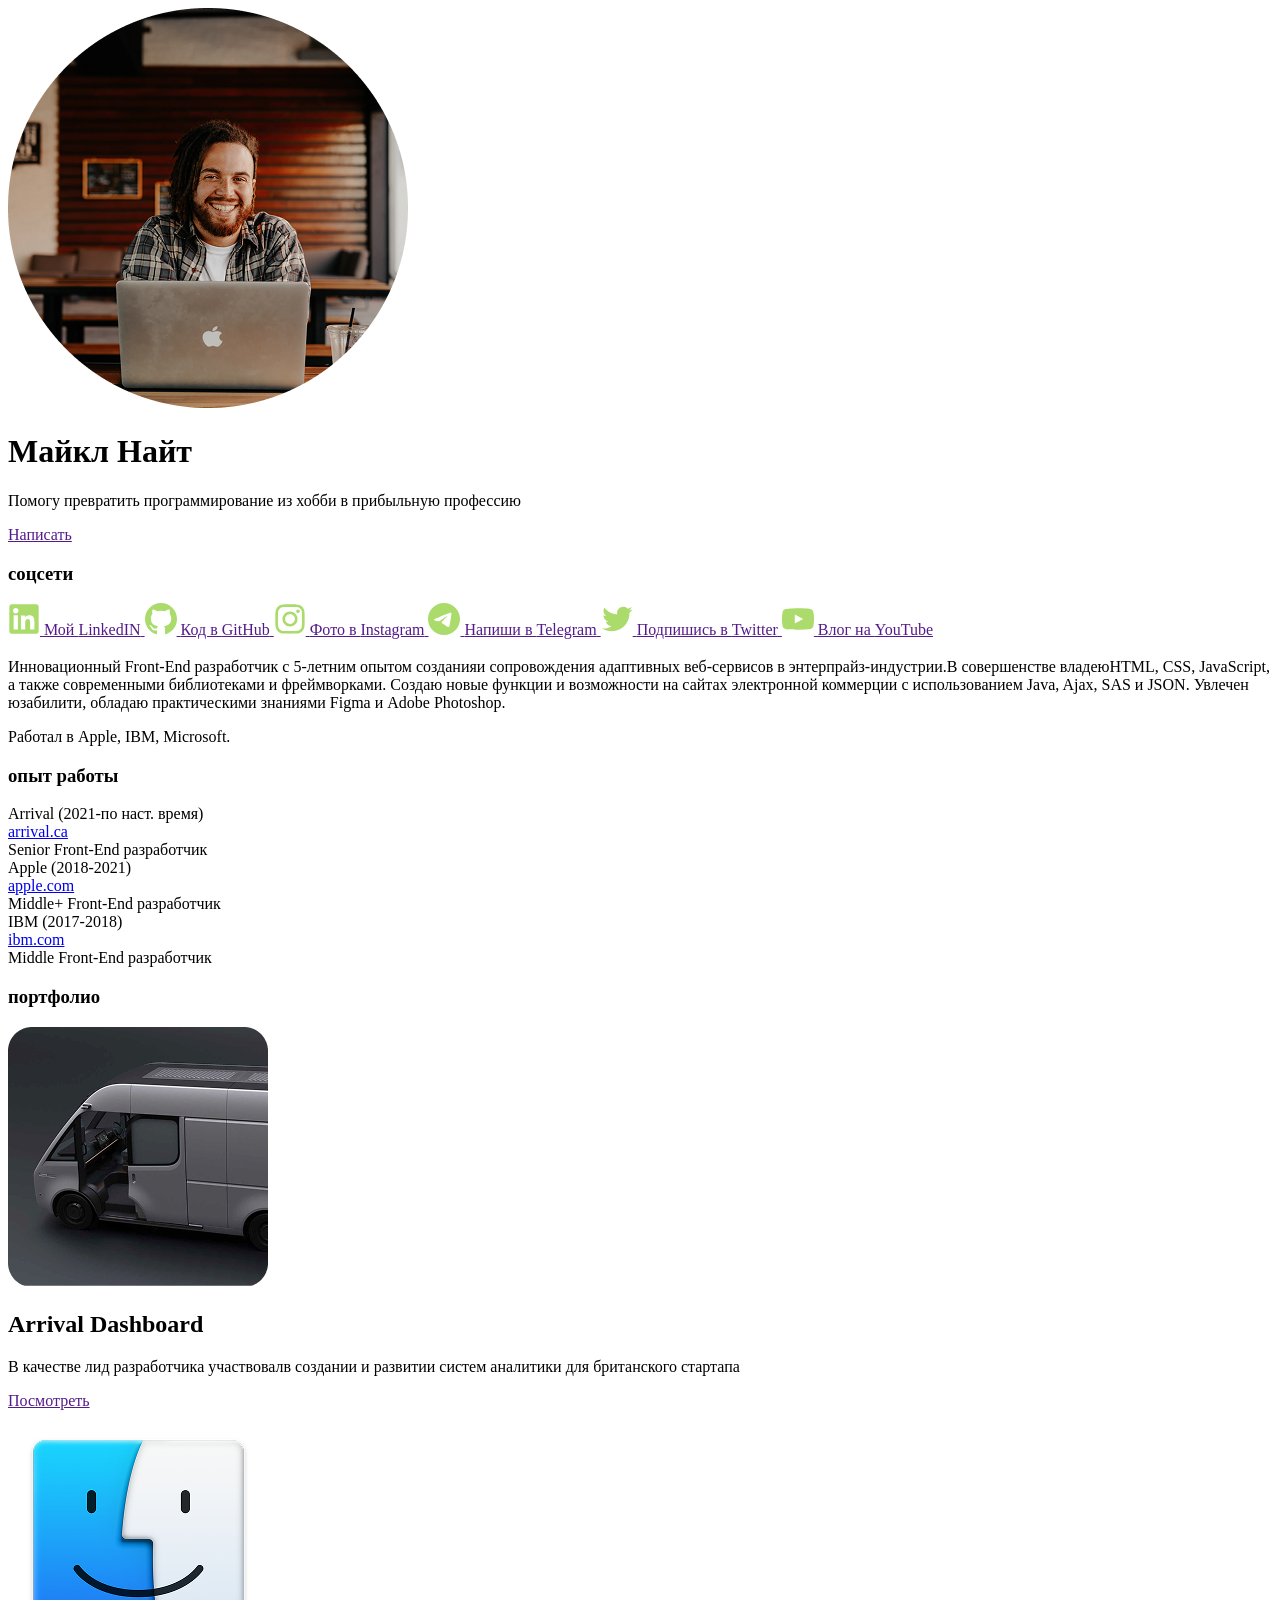
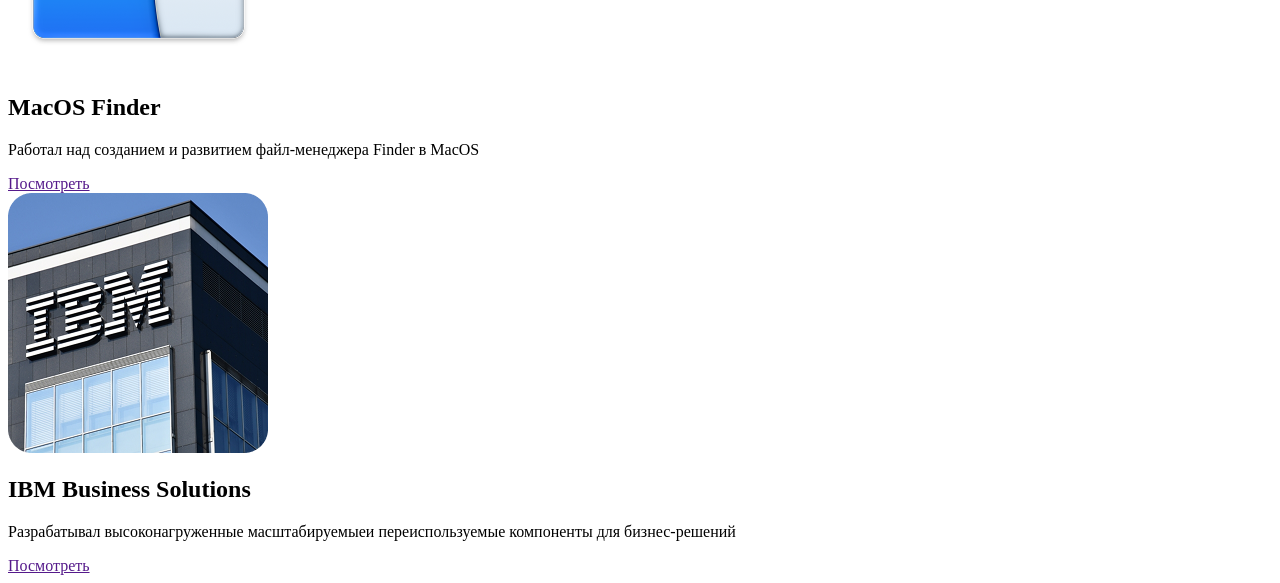
<file: Module7/Lesson7/index.html>
<!DOCTYPE html>
<html lang="en">
<head>
    <meta charset="UTF-8">
    <meta name="viewport" content="width=device-width, initial-scale=1.0">
    <title>Document</title>
</head>
<body>
    <div class="container">
        <div class="about-me">
            <div class="photo">
                <img src="./images/Avatar.png" alt="My photo">
            </div>
            <div class="short-description">
                <h1 class="my-name">Майкл Найт</h1>
                <p class="description">
                    Помогу превратить программирование из хобби в прибыльную профессию
                </p>
                <a href="">Написать</a>
            </div>
        </div>
    </div>
    <div class="container">
        <div class="socials">
            <h3>соцсети</h3>
            <div class="social-links">
                <a href="" class="social-link">
                    <img src="./icons/LinkedIN.svg" alt="LinkedIN" class="social-icon">
                    <span class="social-name">Мой <span class="bold">LinkedIN</span></span>
                </a>
                <a href="" class="social-link">
                    <img src="./icons/GitHub.svg" alt="GitHub" class="social-icon">
                    <span class="social-name">Код в <span class="bold">GitHub</span></span>
                </a>
                <a href="" class="social-link">
                    <img src="./icons/Instagram.svg" alt="Instagram" class="social-icon">
                    <span class="social-name">Фото в <span class="bold">Instagram</span></span>
                </a>
                <a href="" class="social-link">
                    <img src="./icons/Telegram.svg" alt="Telegram" class="social-icon">
                    <span class="social-name">Напиши в <span class="bold">Telegram</span></span>
                </a>
                <a href="" class="social-link">
                    <img src="./icons/Twitter.svg" alt="Twitter" class="social-icon">
                    <span class="social-name">Подпишись в <span class="bold">Twitter</span></span>
                </a>
                <a href="" class="social-link">
                    <img src="./icons/Youtube.svg" alt="YouTube" class="social-icon">
                    <span class="social-name">Влог на <span class="bold">YouTube</span></span>
                </a>
            </div>
        </div>
    </div>
    <div class="container">
        <div class="bio">
            <h3 class="bio"></h3>
            <p>
                Инновационный Front-End разработчик с 5-летним опытом созданияи сопровождения адаптивных веб-сервисов в энтерпрайз-индустрии.В совершенстве владеюHTML, CSS, JavaScript, а также современными библиотеками и фреймворками. Создаю новые функции и возможности на сайтах электронной коммерции с использованием Java, Ajax, SAS и JSON.
                Увлечен юзабилити, обладаю практическими знаниями Figma и Adobe Photoshop.
            </p>
            <p>Работал в Apple, IBM, Microsoft.</p>
        </div>
    </div>
    <div class="container">
        <div class="work-experience">
            <h3>опыт работы</h3>
            <div class="job-list">
                <div class="job">
                    <div class="company">
                        <span>Arrival</span>
                        <span class="period">
                            (2021-по наст. время)
                        </span>
                    </div>
                    <div class="company-link">
                        <a href="arrival.ca">arrival.ca</a>
                    </div>
                    <div class="position">Senior Front-End разработчик</div>
                </div>
                <div class="job">
                    <div class="company">
                        <span>Apple</span>
                        <span class="period">
                            (2018-2021)
                        </span>
                    </div>
                    <div class="company-link">
                        <a href="apple.com">apple.com</a>
                    </div>
                    <div class="position">Middle+ Front-End разработчик</div>
                </div>
                <div class="job">
                    <div class="company">
                        <span>IBM</span>
                        <span class="period">
                            (2017-2018)
                        </span>
                    </div>
                    <div class="company-link">
                        <a href="ibm.com">ibm.com</a>
                    </div>
                    <div class="position">Middle Front-End разработчик</div>
                </div>
            </div>
        </div>
    </div>
    <div class="container">
        <div class="portfolio">
            <h3>портфолио</h3>
            <div class="items">
                <div class="item">
                    <div class="project-photo">
                        <img src="./images/arrival.png" alt="">
                    </div>
                    <div class="project">
                        <h2 class="project-name">Arrival Dashboard</h2>
                        <p class="project-description">
                            В качестве лид разработчика участвовалв создании и развитии систем аналитики для британского стартапа
                        </p>
                        <div class="show-project">
                            <a href="">Посмотреть</a>
                        </div>
                    </div>
                </div>
                <div class="item">
                    <div class="project-photo">
                        <img src="./images/finder.png" alt="">
                    </div>
                    <div class="project">
                        <h2 class="project-name">MacOS Finder</h2>
                        <p class="project-description">
                            Работал над созданием и развитием файл-менеджера Finder в MacOS                        </p>
                        <div class="show-project">
                            <a href="">Посмотреть</a>
                        </div>
                    </div>
                </div>
                <div class="item">
                    <div class="project-photo">
                        <img src="./images/ibm.png" alt="">
                    </div>
                    <div class="project">
                        <h2 class="project-name">IBM Business Solutions</h2>
                        <p class="project-description">
                            Разрабатывал высоконагруженные масштабируемыеи переиспользуемые компоненты для бизнес-решений
                        </p>
                        <div class="show-project">
                            <a href="">Посмотреть</a>
                        </div>
                    </div>
                </div>
            </div>
        </div>
    </div>
</body>
</html>
</file>
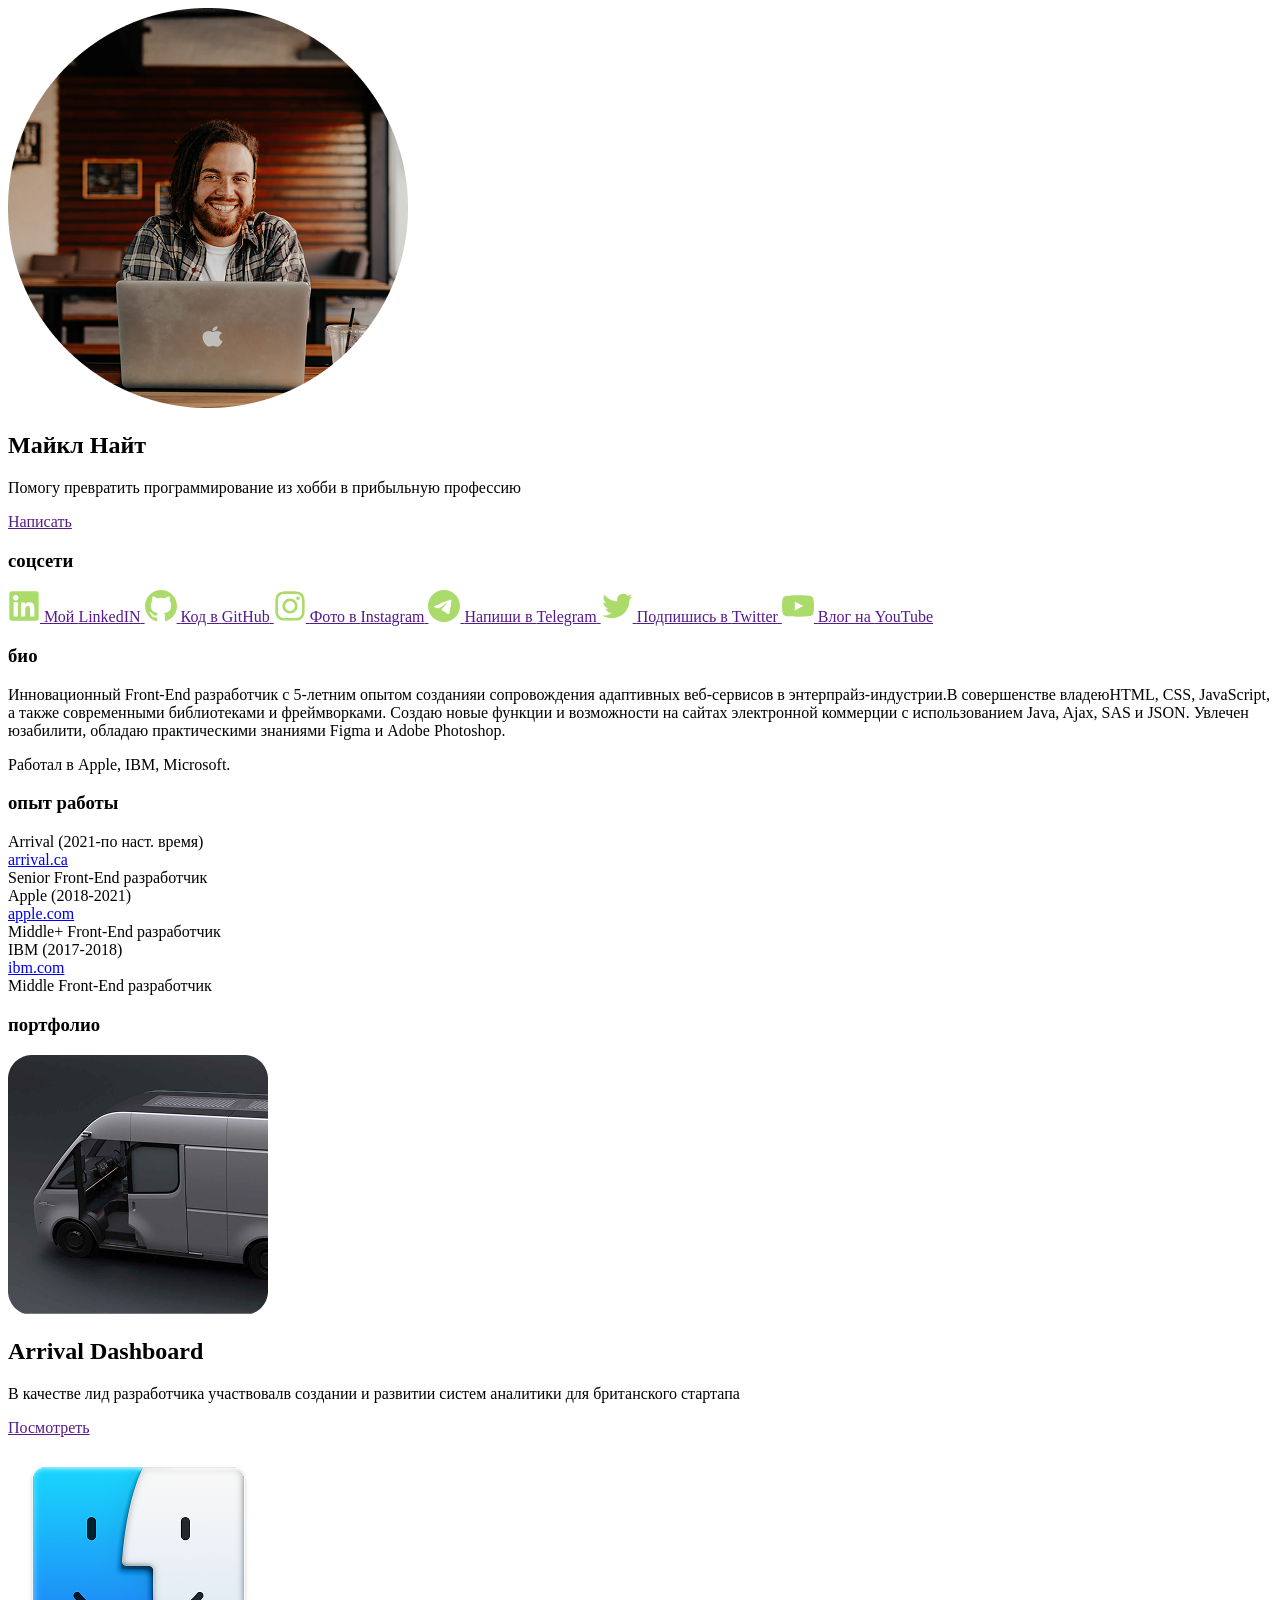
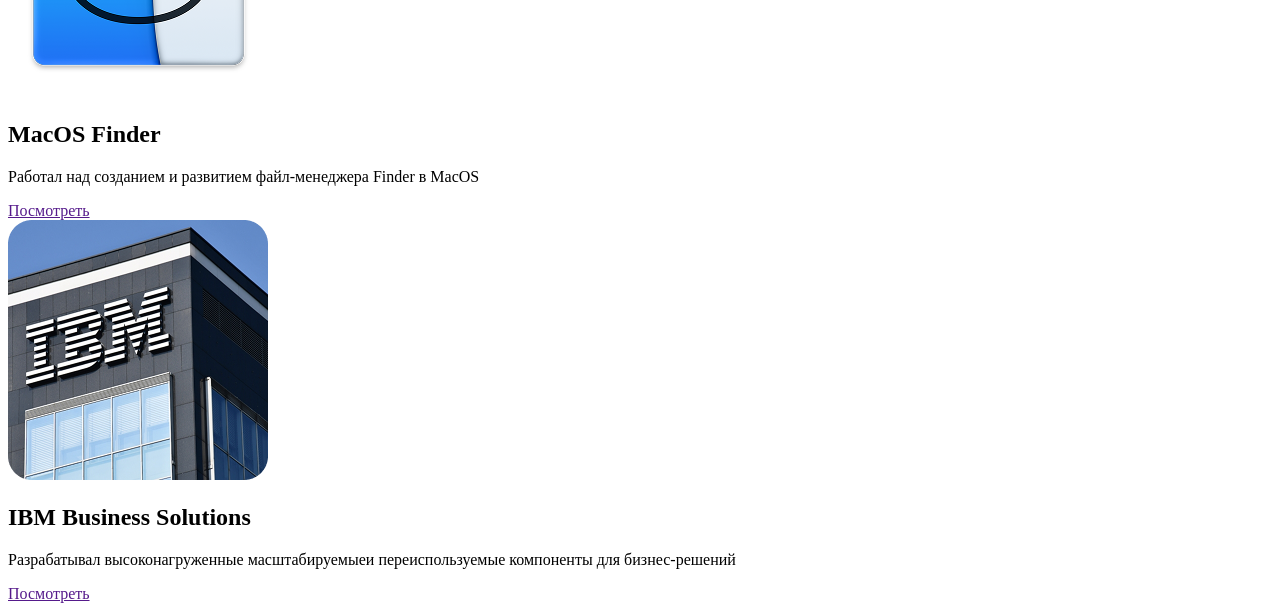
<file: Module7/Lesson8/index.html>
<!DOCTYPE html>
<html lang="en">

<head>
    <meta charset="UTF-8">
    <meta name="viewport" content="width=device-width, initial-scale=1.0">
    <title>Document</title>
</head>

<body>
    <main>
        <section>
            <div class="container">
                <div class="about-me">
                    <div class="photo">
                        <img src="./images/Avatar.png" alt="My photo">
                    </div>
                    <div class="short-description">
                        <h1 class="my-name">Майкл Найт</h1>
                        <p class="description">
                            Помогу превратить программирование из хобби в прибыльную профессию
                        </p>
                        <a href="">Написать</a>
                    </div>
                </div>
            </div>
        </section>
        <section>
            <div class="container">
                <div class="socials">
                    <h3>соцсети</h3>
                    <div class="social-links">
                        <a href="" class="social-link">
                            <img src="./icons/LinkedIN.svg" alt="LinkedIN" class="social-icon">
                            <span class="social-name">Мой <span class="bold">LinkedIN</span></span>
                        </a>
                        <a href="" class="social-link">
                            <img src="./icons/GitHub.svg" alt="GitHub" class="social-icon">
                            <span class="social-name">Код в <span class="bold">GitHub</span></span>
                        </a>
                        <a href="" class="social-link">
                            <img src="./icons/Instagram.svg" alt="Instagram" class="social-icon">
                            <span class="social-name">Фото в <span class="bold">Instagram</span></span>
                        </a>
                        <a href="" class="social-link">
                            <img src="./icons/Telegram.svg" alt="Telegram" class="social-icon">
                            <span class="social-name">Напиши в <span class="bold">Telegram</span></span>
                        </a>
                        <a href="" class="social-link">
                            <img src="./icons/Twitter.svg" alt="Twitter" class="social-icon">
                            <span class="social-name">Подпишись в <span class="bold">Twitter</span></span>
                        </a>
                        <a href="" class="social-link">
                            <img src="./icons/Youtube.svg" alt="YouTube" class="social-icon">
                            <span class="social-name">Влог на <span class="bold">YouTube</span></span>
                        </a>
                    </div>
                </div>
            </div>
        </section>  
        <section>
            <div class="container">
                <div class="bio">
                    <h3 class="bio">био</h3>
                    <p>
                        Инновационный Front-End разработчик с 5-летним опытом созданияи сопровождения адаптивных
                        веб-сервисов в энтерпрайз-индустрии.В совершенстве владеюHTML, CSS, JavaScript, а также современными
                        библиотеками и фреймворками. Создаю новые функции и возможности на сайтах электронной коммерции с
                        использованием Java, Ajax, SAS и JSON.
                        Увлечен юзабилити, обладаю практическими знаниями Figma и Adobe Photoshop.
                    </p>
                    <p>Работал в Apple, IBM, Microsoft.</p>
                </div>
            </div>
        </section>  
        <section>
            <div class="container">
                <div class="work-experience">
                    <h3>опыт работы</h3>
                    <div class="job-list">
                        <div class="job">
                            <div class="company">
                                <span>Arrival</span>
                                <span class="period">
                                    (2021-по наст. время)
                                </span>
                            </div>
                            <div class="company-link">
                                <a href="arrival.ca">arrival.ca</a>
                            </div>
                            <div class="position">Senior Front-End разработчик</div>
                        </div>
                        <div class="job">
                            <div class="company">
                                <span>Apple</span>
                                <span class="period">
                                    (2018-2021)
                                </span>
                            </div>
                            <div class="company-link">
                                <a href="apple.com">apple.com</a>
                            </div>
                            <div class="position">Middle+ Front-End разработчик</div>
                        </div>
                        <div class="job">
                            <div class="company">
                                <span>IBM</span>
                                <span class="period">
                                    (2017-2018)
                                </span>
                            </div>
                            <div class="company-link">
                                <a href="ibm.com">ibm.com</a>
                            </div>
                            <div class="position">Middle Front-End разработчик</div>
                        </div>
                    </div>
                </div>
            </div>
        </section>
        <section>
            <div class="container">
                <div class="portfolio">
                    <h3>портфолио</h3>
                    <div class="items">
                        <div class="item">
                            <div class="project-photo">
                                <img src="./images/arrival.png" alt="">
                            </div>
                            <div class="project">
                                <h2 class="project-name">Arrival Dashboard</h2>
                                <p class="project-description">
                                    В качестве лид разработчика участвовалв создании и развитии систем аналитики для
                                    британского стартапа
                                </p>
                                <div class="show-project">
                                    <a href="">Посмотреть</a>
                                </div>
                            </div>
                        </div>
                        <div class="item">
                            <div class="project-photo">
                                <img src="./images/finder.png" alt="">
                            </div>
                            <div class="project">
                                <h2 class="project-name">MacOS Finder</h2>
                                <p class="project-description">
                                    Работал над созданием и развитием файл-менеджера Finder в MacOS </p>
                                <div class="show-project">
                                    <a href="">Посмотреть</a>
                                </div>
                            </div>
                        </div>
                        <div class="item">
                            <div class="project-photo">
                                <img src="./images/ibm.png" alt="">
                            </div>
                            <div class="project">
                                <h2 class="project-name">IBM Business Solutions</h2>
                                <p class="project-description">
                                    Разрабатывал высоконагруженные масштабируемыеи переиспользуемые компоненты для
                                    бизнес-решений
                                </p>
                                <div class="show-project">
                                    <a href="">Посмотреть</a>
                                </div>
                            </div>
                        </div>
                    </div>
                </div>
            </div>
        </section>
    </main>
</body>

</html>
</file>
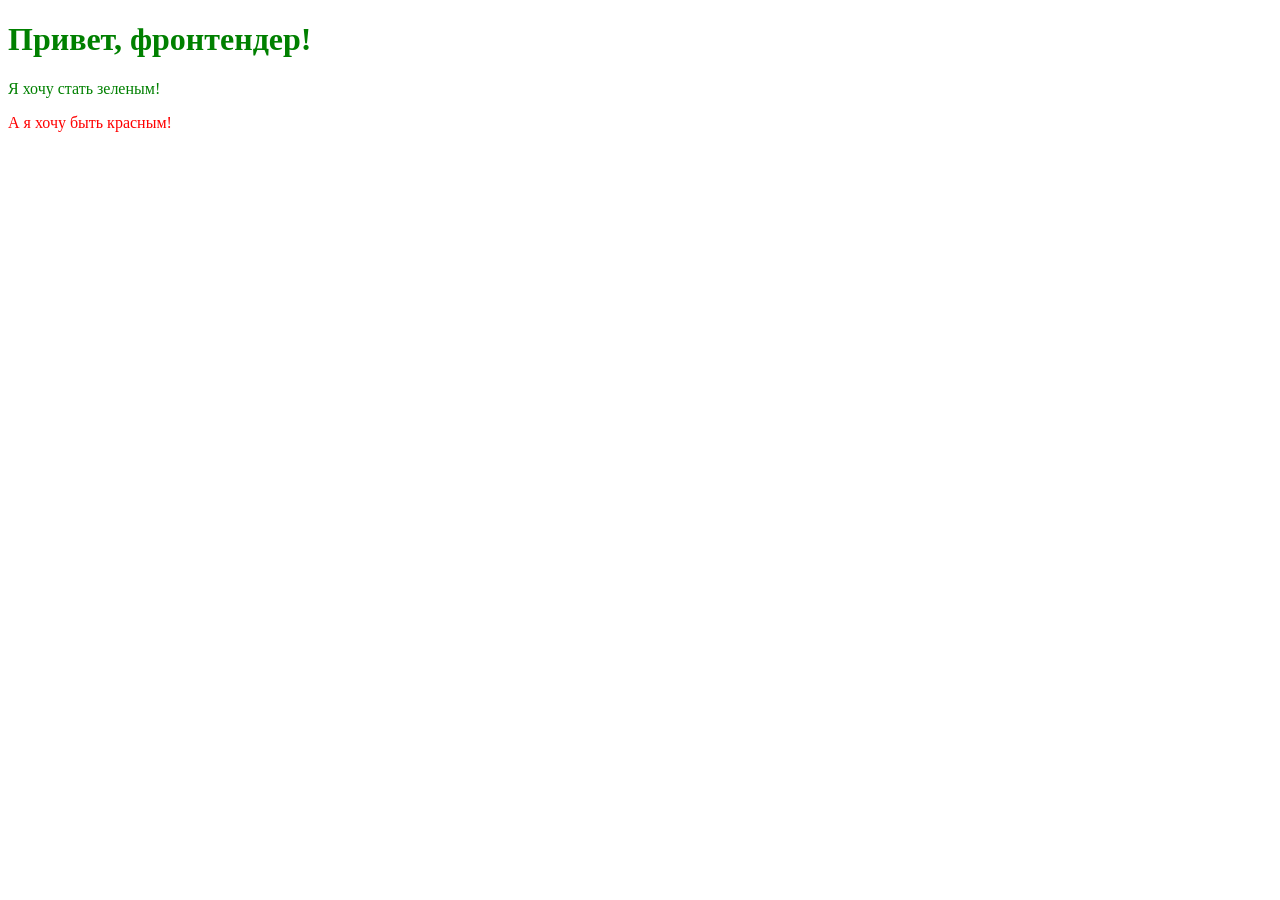
<file: Module7/CSS/Lesson2/index.html>
<!DOCTYPE html>
<html lang="ru">
<head>
    <meta charset="UTF-8">
    <meta name="viewport" content="width=device-width, initial-scale=1.0">
    <title>Кто победит?</title>
    <link rel="stylesheet" href="styles.css">
</head>
<body>
    <h1 class="title">Привет, фронтендер!</h1>

    <div id="box">
        <p class="text">Я хочу стать зеленым!</p>
        <p class="text_highlight">А я хочу быть красным!</p>   
    </div>
</body>
</html>
</file>
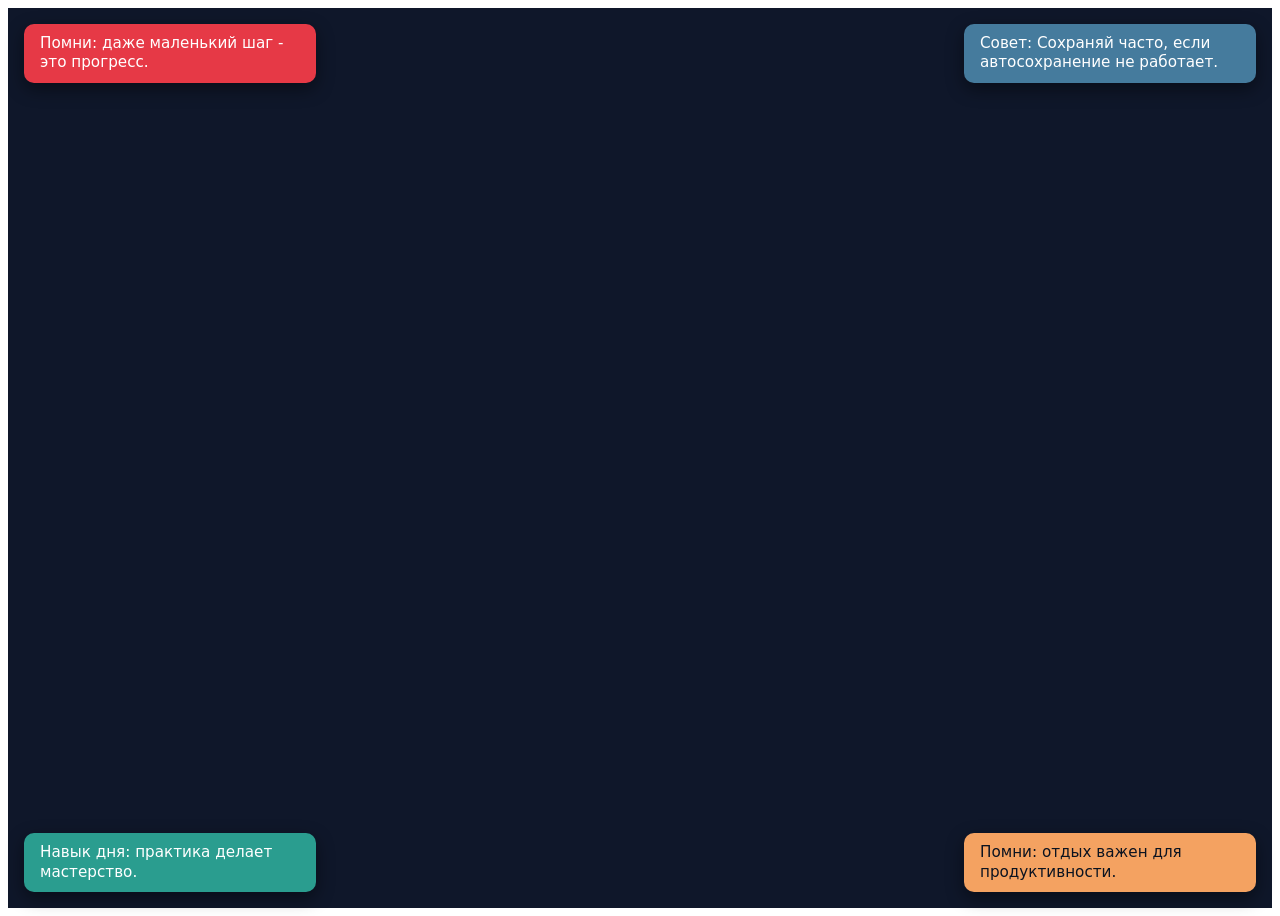
<file: Module7/CSS/Lesson4/index.html>
<!DOCTYPE html>
<html lang="ru">
<head>
    <meta charset="UTF-8">
    <meta name="viewport" content="width=device-width, initial-scale=1.0">
    <title>Подсказки в углах экрана</title>
    <link rel="stylesheet" href="styles.css">
</head>
<body>
    <div class="stage" aria-live="polite">
        <div class="hint tl" id="hint-top-left" role="note" aria-label="Верхняя левая подсказка">
            Помни: даже маленький шаг - это прогресс.
        </div>
        <div class="hint tr" id="hint-top-right" role="note" aria-label="Верхняя правая подсказка">
            Совет: Сохраняй часто, если автосохранение не работает.
        </div>
        <div class="hint bl" id="hint-bottom-left" role="note" aria-label="Нижняя левая подсказка">
            Навык дня: практика делает мастерство.
        </div>
        <div class="hint br" id="hint-bottom-right" role="note" aria-label="Нижняя правая подсказка">
            Помни: отдых важен для продуктивности.
        </div>
    </div>
</body>
</html>
</file>
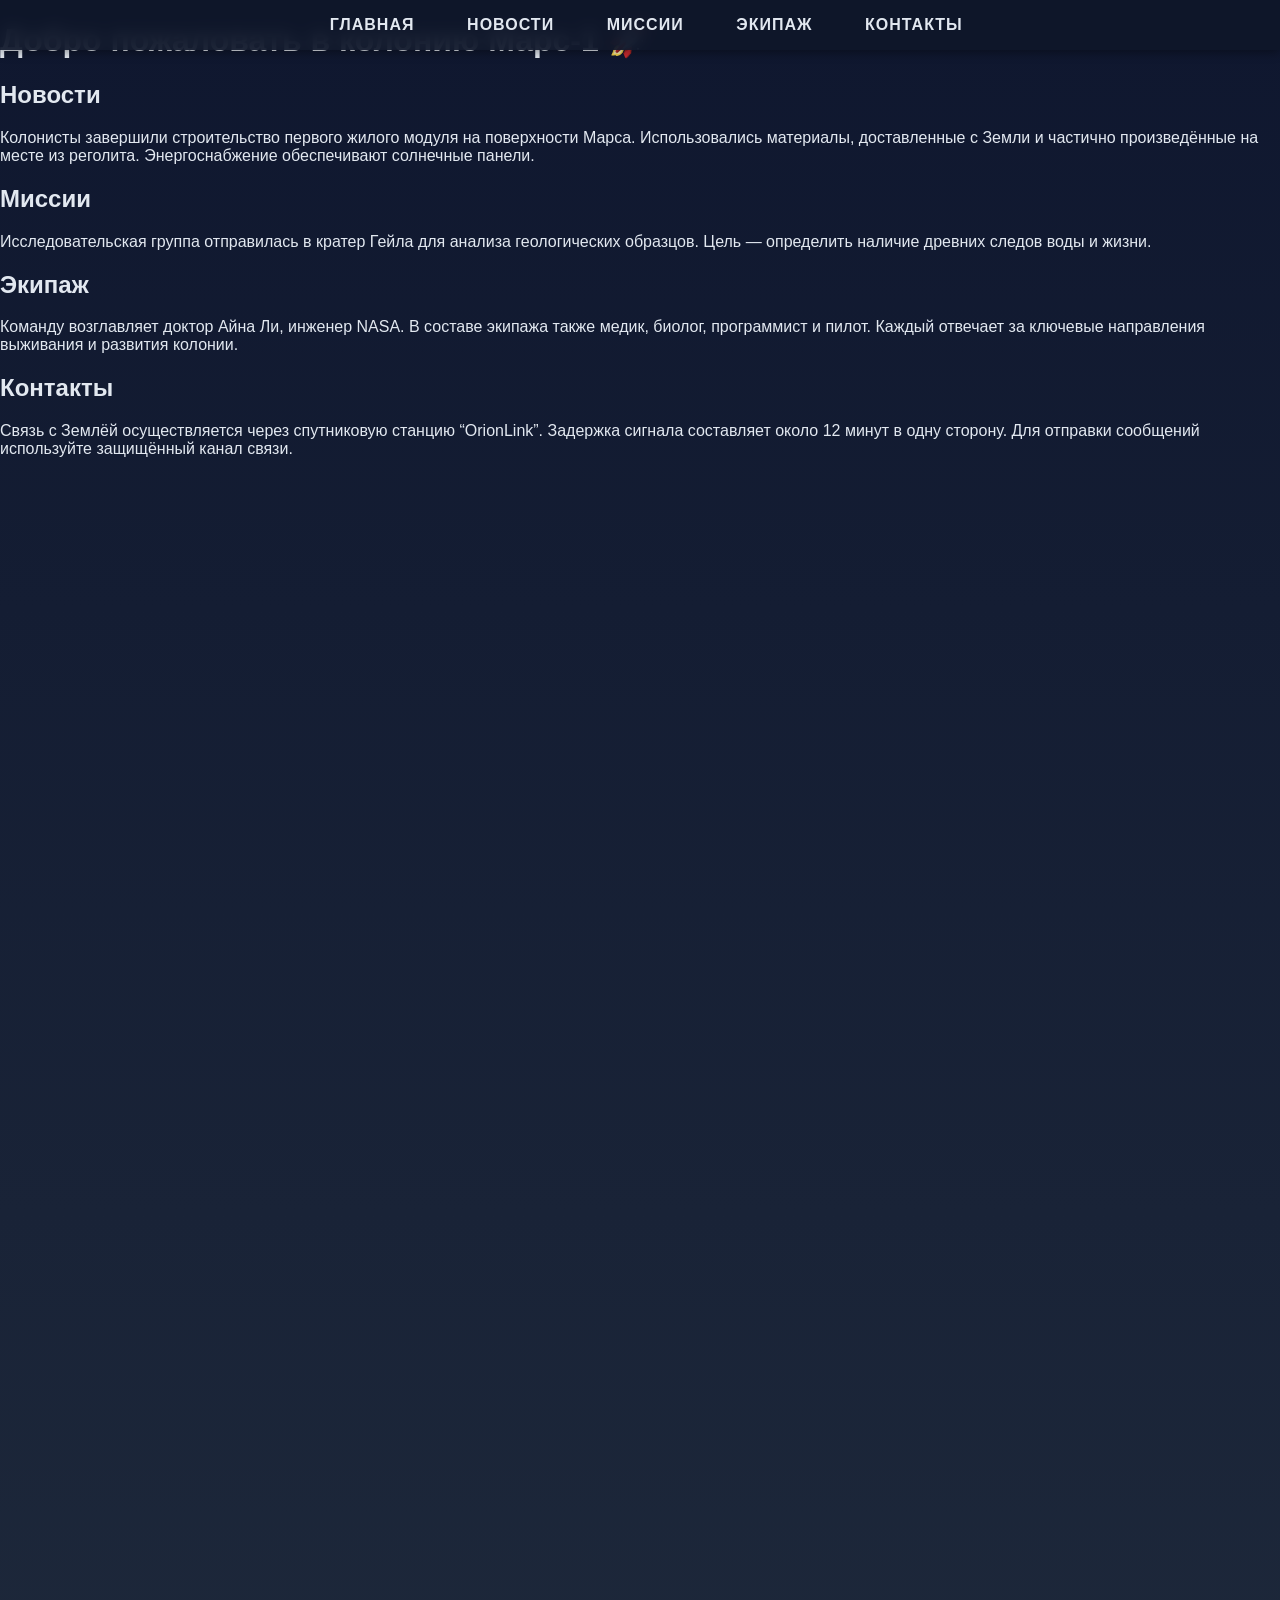
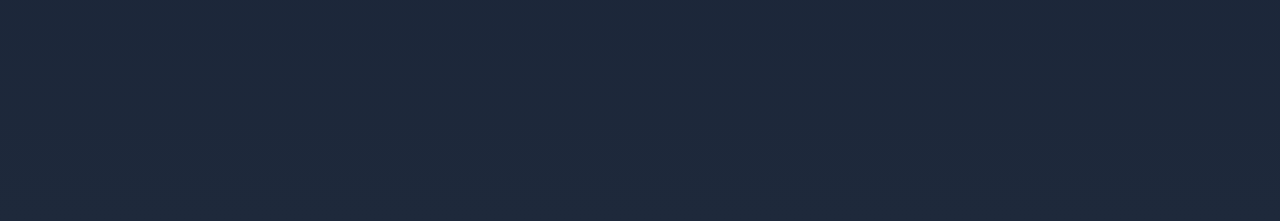
<file: Module7/CSS/Lesson5/index.html>
<!DOCTYPE html>
<html lang="ru">
<head>
    <meta charset="UTF-8">
    <meta name="viewport" content="width=device-width, initial-scale=1.0">
    <title>Стильное меню навигации</title>
    <link rel="stylesheet" href="styles.css">
</head>
<body>
    <nav>
        <ul class="nav-container">
            <li><a href="#" class="nav-link active">Главная</a></li>
            <li><a href="#" class="nav-link">Новости</a></li>
            <li><a href="#" class="nav-link">Миссии</a></li>
            <li><a href="#" class="nav-link">Экипаж</a></li>
            <li><a href="#" class="nav-link">Контакты</a></li>
        </ul>
    </nav>

    <main>
        <h1>Добро пожаловать в колонию Марс-1 🚀</h1>
    
        <section>
          <h2>Новости</h2>
          <p>Колонисты завершили строительство первого жилого модуля на поверхности Марса. Использовались материалы, доставленные с Земли и частично произведённые на месте из реголита. Энергоснабжение обеспечивают солнечные панели.</p>
        </section>
    
        <section>
          <h2>Миссии</h2>
          <p>Исследовательская группа отправилась в кратер Гейла для анализа геологических образцов. Цель — определить наличие древних следов воды и жизни.</p>
        </section>
    
        <section>
          <h2>Экипаж</h2>
          <p>Команду возглавляет доктор Айна Ли, инженер NASA. В составе экипажа также медик, биолог, программист и пилот. Каждый отвечает за ключевые направления выживания и развития колонии.</p>
        </section>
    
        <section>
          <h2>Контакты</h2>
          <p>Связь с Землёй осуществляется через спутниковую станцию “OrionLink”. Задержка сигнала составляет около 12 минут в одну сторону. Для отправки сообщений используйте защищённый канал связи.</p>
        </section>
      </main>
</body>
</html>
</file>
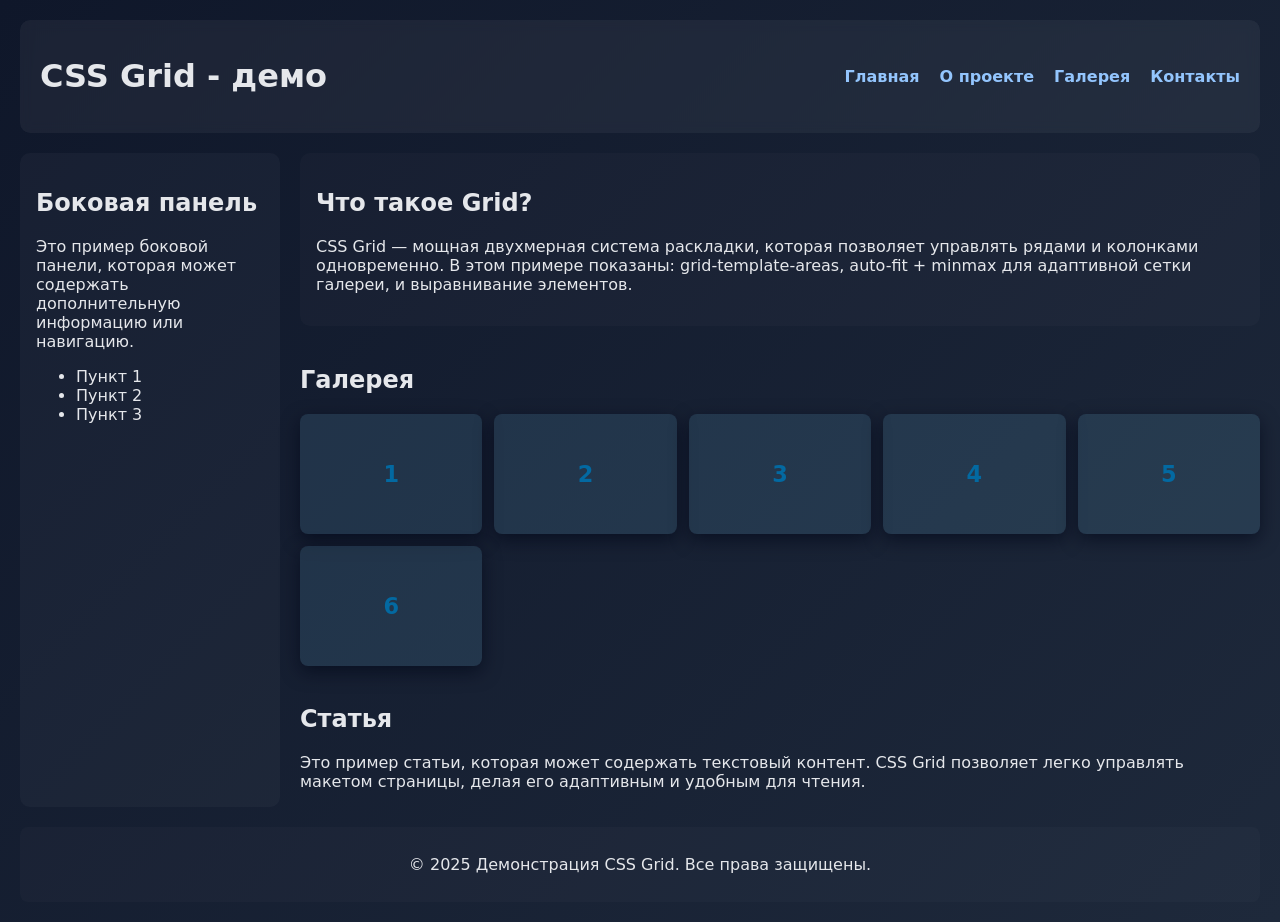
<file: Module7/CSS/Lesson6/index.html>
<!DOCTYPE html>
<html lang="ru">
<head>
    <meta charset="UTF-8">
    <meta name="viewport" content="width=device-width, initial-scale=1.0">
    <title>Демонстрация CSS Grid</title>
    <link rel="stylesheet" href="styles.css">
</head>
<body>
    <div class="grid-app">
        <header class="site-header">
            <h1>CSS Grid - демо</h1>
            <nav class="main-nav">
                <ul>
                    <li><a href="#">Главная</a></li>
                    <li><a href="#">О проекте</a></li>
                    <li><a href="#">Галерея</a></li>
                    <li><a href="#">Контакты</a></li>
                </ul>
            </nav>
        </header>

        <aside class="sidebar">
            <h2>Боковая панель</h2>
            <p>Это пример боковой панели, которая может содержать дополнительную информацию или навигацию.</p>
            <ul>
                <li>Пункт 1</li>
                <li>Пункт 2</li>
                <li>Пункт 3</li>
            </ul>
        </aside>

        <main class="content">
            <section class="intro">
                <h2>Что такое Grid?</h2>
                <p>CSS Grid — мощная двухмерная система раскладки, которая позволяет управлять рядами и колонками одновременно.
                В этом примере показаны: grid-template-areas, auto-fit + minmax для адаптивной сетки галереи, и выравнивание элементов.
                </p>
            </section>

            <section class="gallery" aria-label="Галерея изображений">
                <h2>Галерея</h2>
                <div class="cards">
                    <div class="card">1</div>
                    <div class="card">2</div>
                    <div class="card">3</div>
                    <div class="card">4</div>
                    <div class="card">5</div>
                    <div class="card">6</div>
                </div>
            </section>

            <section class="article">
                <h2>Статья</h2>
                <p>Это пример статьи, которая может содержать текстовый контент. CSS Grid позволяет легко управлять макетом страницы, делая его адаптивным и удобным для чтения.</p>
            </section>
        </main>

        <footer class="site-footer">
            <p>&copy; 2025 Демонстрация CSS Grid. Все права защищены.</p>
        </footer>
    </div>
</body>
</html>
</file>
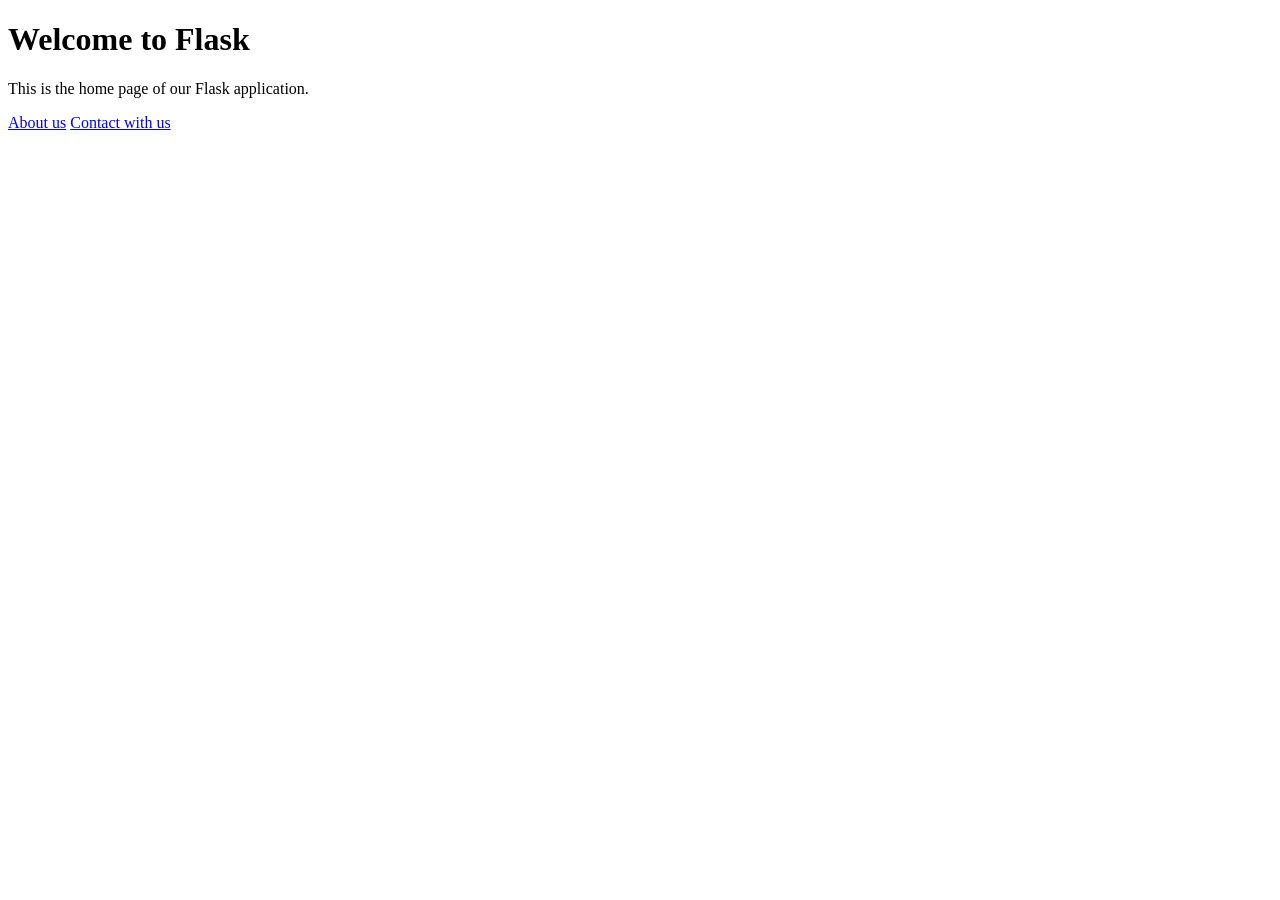
<file: ModuleFlask/Lesson10/flask_project/app/templates/index.html>
<!DOCTYPE html>
<html lang="en">
<head>
    <meta charset="UTF-8">
    <meta http-equiv="X-UA-Compatible" content="IE=edge">
    <meta name="viewport" content="width=device-width, initial-scale=1.0">
    <title>Home</title>
</head>
<body>
    <h1>Welcome to Flask</h1>
    <p>This is the home page of our Flask application.</p>
    <a href="/about">About us</a>
    <a href="/contact">Contact with us</a>
</body>
</html>
</file>
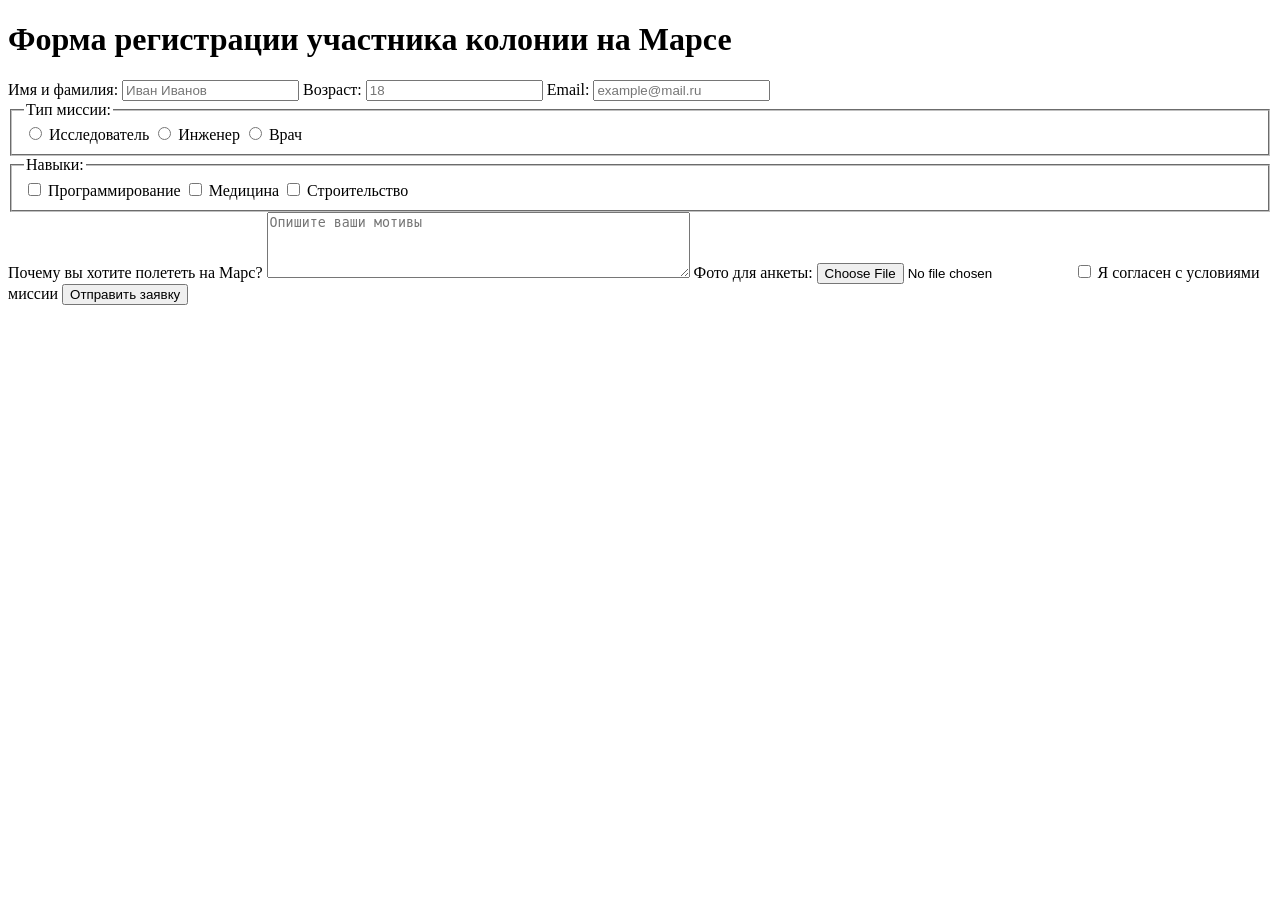
<file: Module7/Lesson6/form.html>
<!DOCTYPE html>
<html lang="ru">
<head>
    <meta charset="UTF-8">
    <meta name="viewport" content="width=device-width, initial-scale=1.0">
    <title>Регистрация в колонии на Марсе</title>
</head>
<body>
    <h1>Форма регистрации участника колонии на Марсе</h1>

    <form action="/submit" method="post" enctype="multipart/form-data">
        <label for="fullname">Имя и фамилия:</label>
        <input type="text" id="fullname" name="fullname" placeholder="Иван Иванов" required>

        <label for="age">Возраст:</label>
        <input type="number" id="age" name="age" placeholder="18">

        <label for="email">Email:</label>
        <input type="email" id="email" name="email" placeholder="example@mail.ru" required>

        <fieldset>
            <legend>Тип миссии:</legend>
            <input type="radio" id="explorer" name="mission_type" value="исследователь" required>
            <label for="explorer">Исследователь</label>

            <input type="radio" id="engineer" name="mission_type" value="инженер" required>
            <label for="engineer">Инженер</label>

            <input type="radio" id="doctor" name="mission_type" value="врач" required>
            <label for="doctor">Врач</label>
        </fieldset>
        <fieldset>
            <legend>Навыки:</legend>
            <input type="checkbox" id="programming" name="skills" value="программирование">
            <label for="programming">Программирование</label>

            <input type="checkbox" id="medicine" name="skills" value="медицина">
            <label for="medicine">Медицина</label>

            <input type="checkbox" id="construction" name="skills" value="строительство">
            <label for="construction">Строительство</label>
        </fieldset>

        <label for="motivation">Почему вы хотите полететь на Марс?</label>
        <textarea id="motivation" name="motivation" rows="4" cols="50" placeholder="Опишите ваши мотивы"></textarea>

        <label for="photo">Фото для анкеты:</label>
        <input type="file" id="photo" name="photo" accept="image/*">

        <input type="checkbox" id="agreement" name="agreement" required>
        <label for="agreement">Я согласен с условиями миссии</label>

        <button type="submit">Отправить заявку</button>
    </form>
    
</body>
</html>
</file>
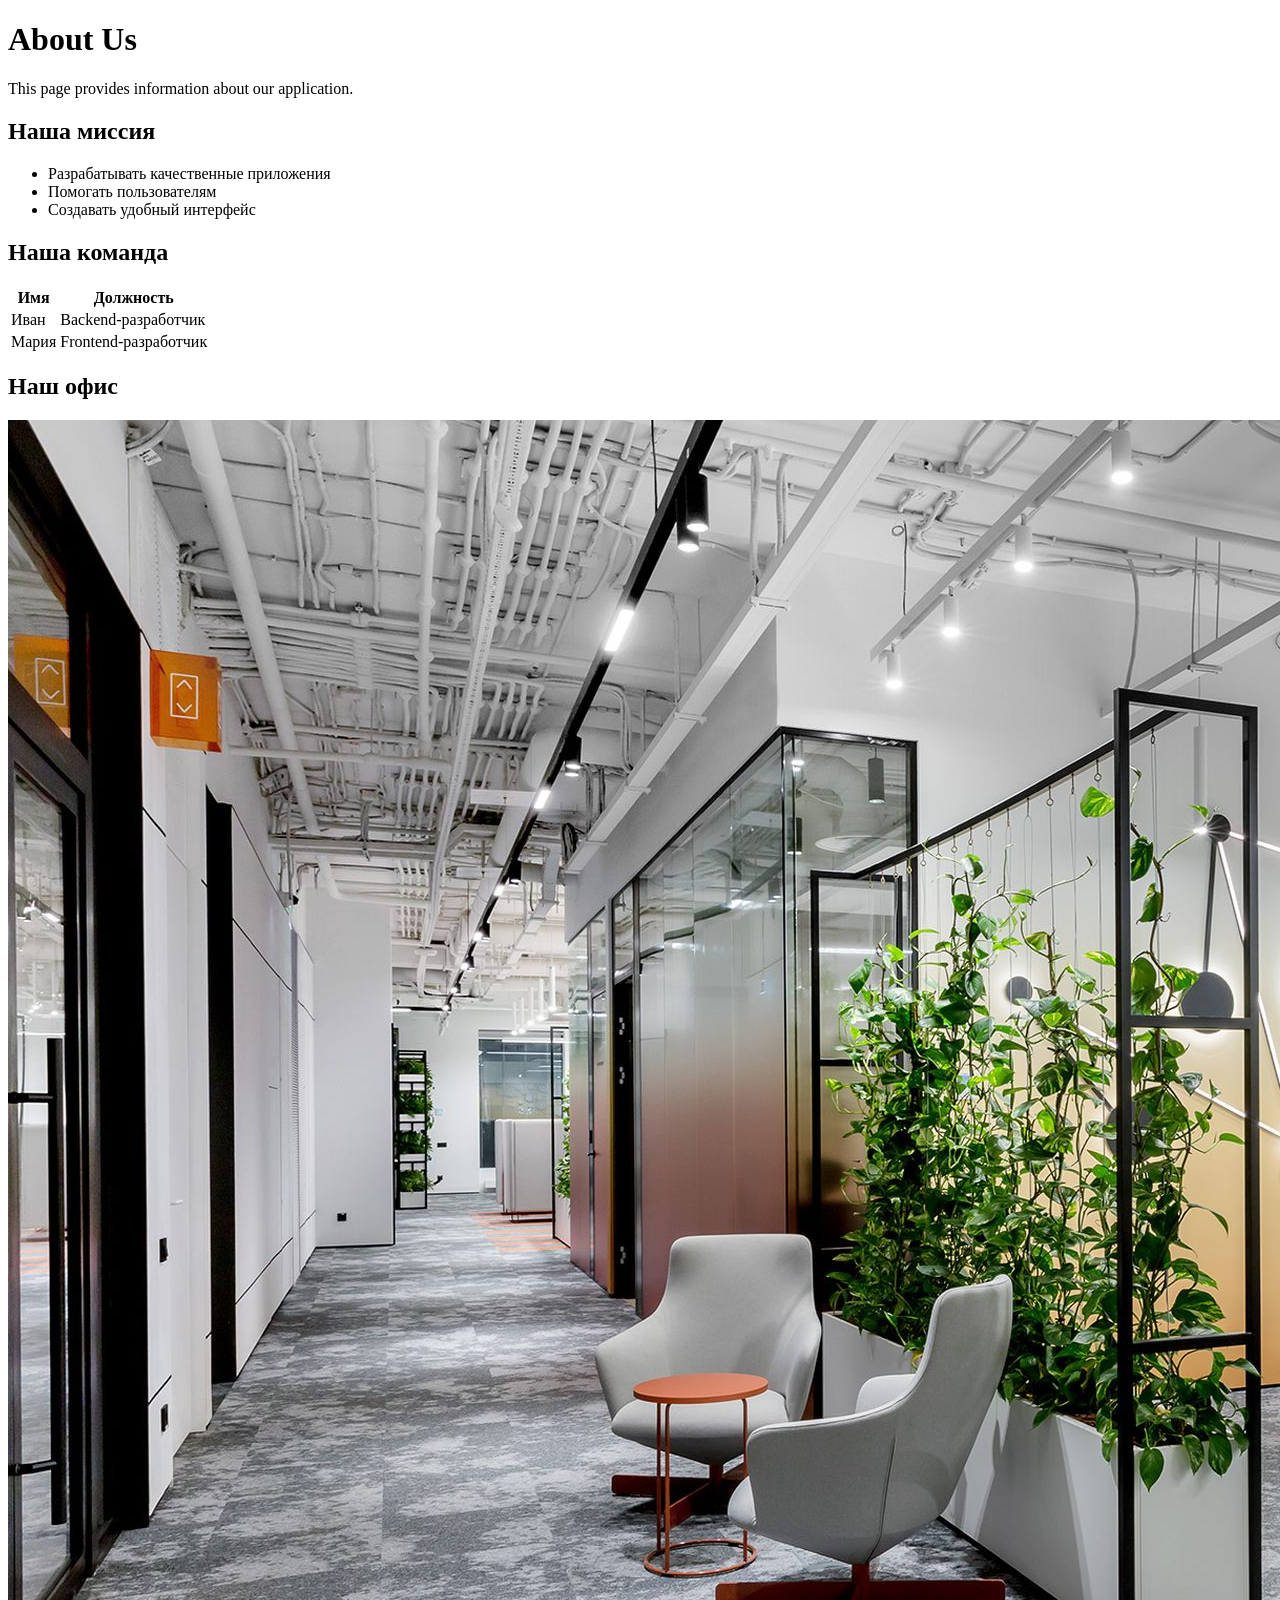
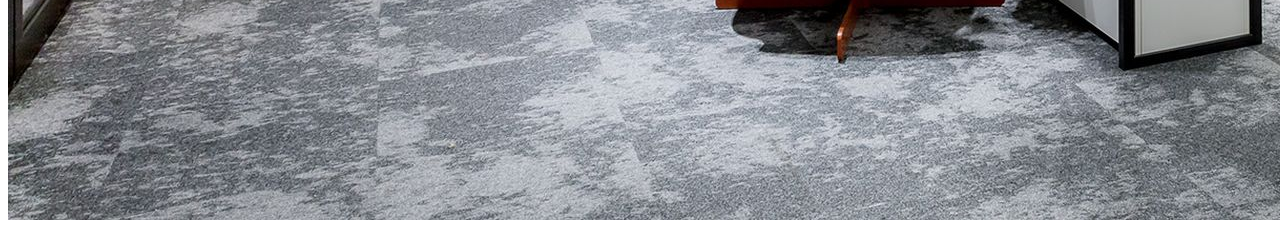
<file: ModuleFlask/Lesson10/flask_project/app/templates/about.html>
<!DOCTYPE html>
<html lang="en">
<head>
    <meta charset="UTF-8">
    <meta http-equiv="X-UA-Compatible" content="IE=edge">
    <meta name="viewport" content="width=device-width, initial-scale=1.0">
    <title>About</title>
</head>
<body>
    <h1>About Us</h1>
    <p>This page provides information about our application.</p>

    <h2>Наша миссия</h2>
    <ul>
        <li>Разрабатывать качественные приложения</li>
        <li>Помогать пользователям</li>
        <li>Создавать удобный интерфейс</li>
    </ul>

    <h2>Наша команда</h2>
    <table>
        <tr>
            <th>Имя</th>
            <th>Должность</th>
        </tr>
        <tr>
            <td>Иван</td>
            <td>Backend-разработчик</td>
        </tr>
        <tr>
            <td>Мария</td>
            <td>Frontend-разработчик</td>
        </tr>
    </table>

    <h2>Наш офис</h2>
    <img src="../static/images/office.jpg" alt="Офис" />
</body>
</html>
</file>
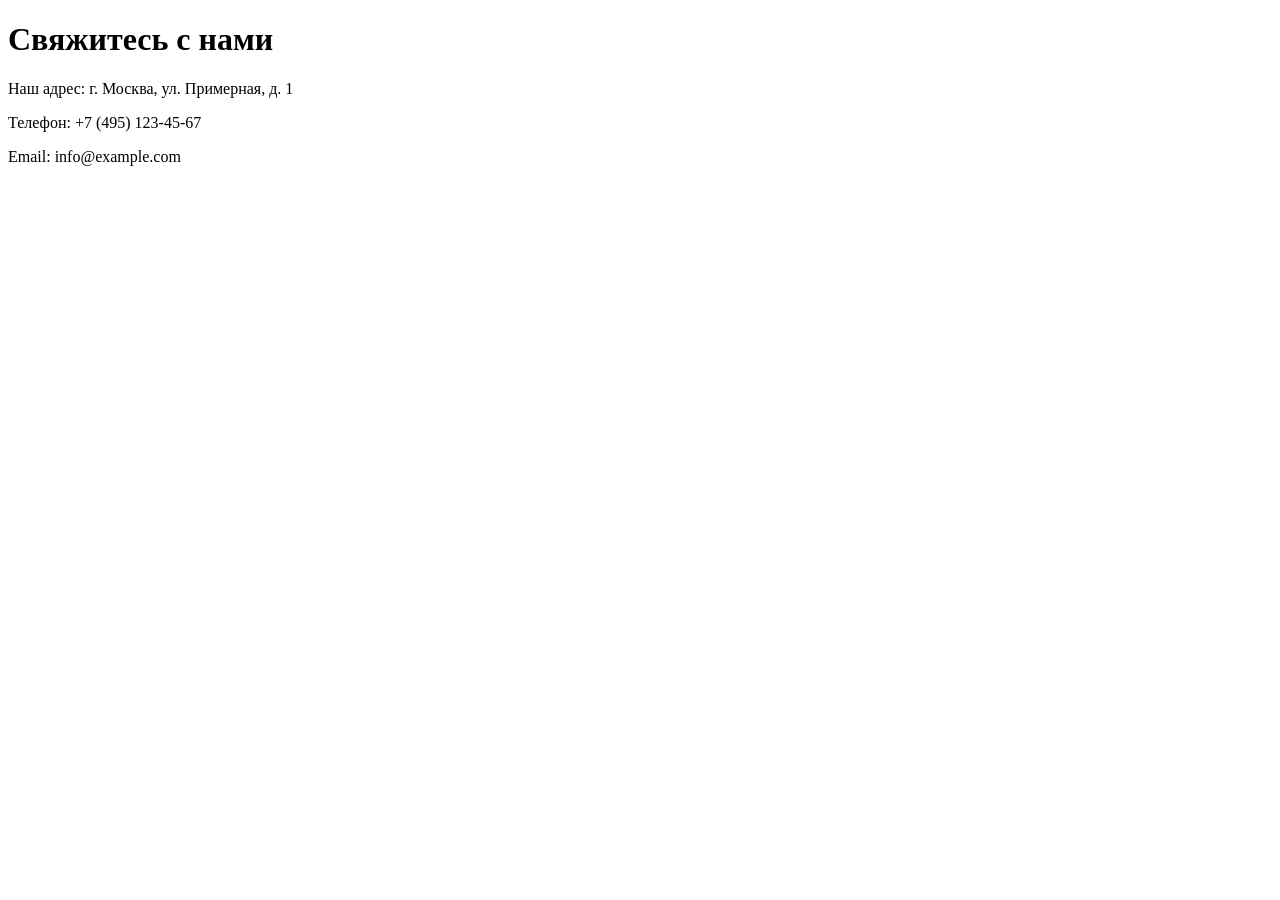
<file: ModuleFlask/Lesson10/flask_project/app/templates/contact.html>
<!DOCTYPE html>
<html lang="ru">
<head>
    <meta charset="UTF-8">
    <meta http-equiv="X-UA-Compatible" content="IE=edge">
    <meta name="viewport" content="width=device-width, initial-scale=1.0">
    <title>Контакты</title>
</head>
<body>
    <h1>Свяжитесь с нами</h1>
    <p>Наш адрес: г. Москва, ул. Примерная, д. 1</p>
    <p>Телефон: +7 (495) 123-45-67</p>
    <p>Email: info@example.com</p>
</body>
</html>
</file>
<file: Module7/CSS/Lesson2/styles.css>
h1 {
    color: blue;
}

.title {
    color: green;
}

#box p {
    color: orange;
}

.text {
    color: black;
}

.text.highlight {
    color: blue;
}

p.highlight {
    color: red;
}

#box p.text {
    color: green;
}

#box p.text_highlight {
    color: red;
}
</file>
<file: Module7/CSS/Lesson4/styles.css>
.stage {
    position: relative;
    min-height: 100vh;
    box-sizing: border-box;
    padding: 0;
    margin: 0;
    background: #0f172a;
    font-family: system-ui, -apple-system, 'Segoe UI';
    color: #fff;
}

.hint {
    position: absolute;
    padding: 0.6rem 1rem;
    border-radius: 10px;
    box-shadow: 0 6px 18px rgba(0,0,0,0.45);
    max-width: 260px;
    line-height: 1.3;
    font-size: 0.95rem;
    z-index: 1000;
    cursor: default;
}

.hint.tl { top: 1rem; left: 1rem; background: #e63946; }
.hint.tr { top: 1rem; right: 1rem; background: #457b9d; }
.hint.bl { bottom: 1rem; left: 1rem; background: #2a9d8f; }
.hint.br { bottom: 1rem; right: 1rem; background: #f4a261; color: #0b1320; }

@media (max-width: 420px) {
    .hint { max-width: 46vw; font-size: 0.85rem; padding: 0.45rem 0.8rem; }
    .hint.tl, hint.tr {top: 0.6rem; }
    .hint.bl, .hint.br {bottom: 0.6rem; }
}
</file>
<file: Module7/CSS/Lesson5/styles.css>
body {
    margin: 0;
    font-family: 'Segoe UI', Roboto, sans-serif;
    background: linear-gradient(180deg, #0f172f 0%, #1e293b 100%);
    color: #e2e8f0;
    min-height: 200vh;
}

nav {
    position: fixed;
    top: 0;
    left: 0;
    width: 100%;
    background: rgba(15, 23, 42, 0.9);
    -webkit-backdrop-filter: blur(8px);
    backdrop-filter: blur(8px);
    box-shadow: 0 2px 10px rgba(0, 0, 0, 0.4);
    z-index: 1000;
}

.nav-container {
    display: flex;
    justify-content: center;
    align-items: center;
    list-style: none;
    margin: 0;
    padding: 1rem 2rem;
    gap: 2.5rem;
}

.nav-link {
    color: #e2e8f0;
    text-decoration: none;
    text-transform: uppercase;
    font-weight: 600;
    letter-spacing: 1px;
    position: relative;
    padding: 0.5rem 0;
    transition: color 0.3s ease;
}

/* Цвет при наведении */
.nav-link:hover {
    color: #38bdf8;
}

/* Подчеркивание с анимацией */
.nav-link::after {
    content: '';
    position: absolute;
    left: 0;
    bottom: 0;
    width: 0%;
    height: 2px;
    background: #38bdf8;
    transition: width 0.4s ease;
    border-radius: 2px;
}

.nav-link:hover::after {
    animation: underline-grow 0.4s forwards;
}

@keyframes underline-grow {
    from { width: 0%; }
    to {
        width: 100%;
    }
}

/* Декоративная точка перед ссылкой */
.nav-link::before {
    content: '•';
    color: #38bdf8;
    margin-right: 6px;
    opacity: 0;
    transform: scale(0);
    transition: all 0.3s ease;
}

.nav-link:hover::before {
    opacity: 1;
    transform: scale(1);
}
</file>
<file: Module7/CSS/Lesson6/styles.css>
/* Общие */
* {
    box-sizing: border-box;
}

body {
    margin: 0;
    font-family: Inter, system-ui, -apple-system, 'Segoe UI', Roboto, 'Helvetica Neue', Arial; 
    background: linear-gradient(135deg, #0f172a, #1e293b);
    color: #e5e7eb;
}

/* Основная сетка страницы */
.grid-app {
    display: grid;
    grid-template-columns: 260px 1fr; /* две колонки: сайдбар + контент */
    grid-template-rows: auto 1fr auto; /* header, content, footer */
    grid-template-areas:
        "header header"
        "sidebar content"
        "footer footer";
    min-height: 100vh;
    gap: 20px;
    padding: 20px;
}

/* Области */
.site-header {
    grid-area: header;
    display: grid;
    grid-template-columns: 1fr auto;
    align-items: center;
    padding: 16px 20px;
    background: rgba(255,255,255,0.05);
    border-radius: 10px;
    backdrop-filter: blur(6px);
}

/* Навигация в header */
.main-nav ul {
    display: grid;
    grid-auto-flow: column;
    gap: 20px;
    list-style: none;
    padding: 0;
    margin: 0;
}

.main-nav a {
    color: #93c5fd;
    text-decoration: none;
    font-weight: 600;
    position: relative;
}

.main-nav a::after {
    content: '';
    position: absolute;
    left: 0;
    bottom: -3px;
    width: 0;
    height: 2px;
    background: #38bdf8;
    transition: width 0.3s ease;
}

.main-nav a:hover::after {
    width: 100%;
}

.sidebar {
    grid-area: sidebar;
    padding: 16px;
    background: rgba(255,255,255,0.03);
    border-radius: 10px;
}

.content {
    grid-area: content;
    display: grid;
    grid-template-rows: auto 1fr;
    gap: 20px;
}

.intro {
    background: rgba(255, 255, 255, 0.02);
    border-radius: 10px;
    padding: 16px;
}

.gallery .cards {
    display: grid;
    grid-template-columns: repeat(auto-fit, minmax(160px, 1fr));
    gap: 12px;
}

.card {
    height: 120px;
    display: grid;
    place-items: center;
    background: rgba(125, 211, 252, 0.12);
    border-radius: 8px;
    color: #0369a1;
    font-weight: 700;
    font-size: 1.4rem;
    box-shadow: 0 6px 18px rgba(2, 6, 23, 0.6);
}

.site-footer {
    grid-area: footer;
    padding: 12px;
    text-align: center;
    background: rgba(255,255,255,0.02);
    border-radius: 8px;
}

@media (max-width: 880px) {
    .grid-app {
        grid-template-columns: 1fr; /* одна колонка на мобильных */
        grid-template-areas:
            "header"
            "content"
            "sidebar"
            "footer";
    }

    .site-header {
        grid-template-columns: 1fr;
        text-align: center;
    }

    .main-nav ul {
        justify-content: center;
    }
}
</file>
